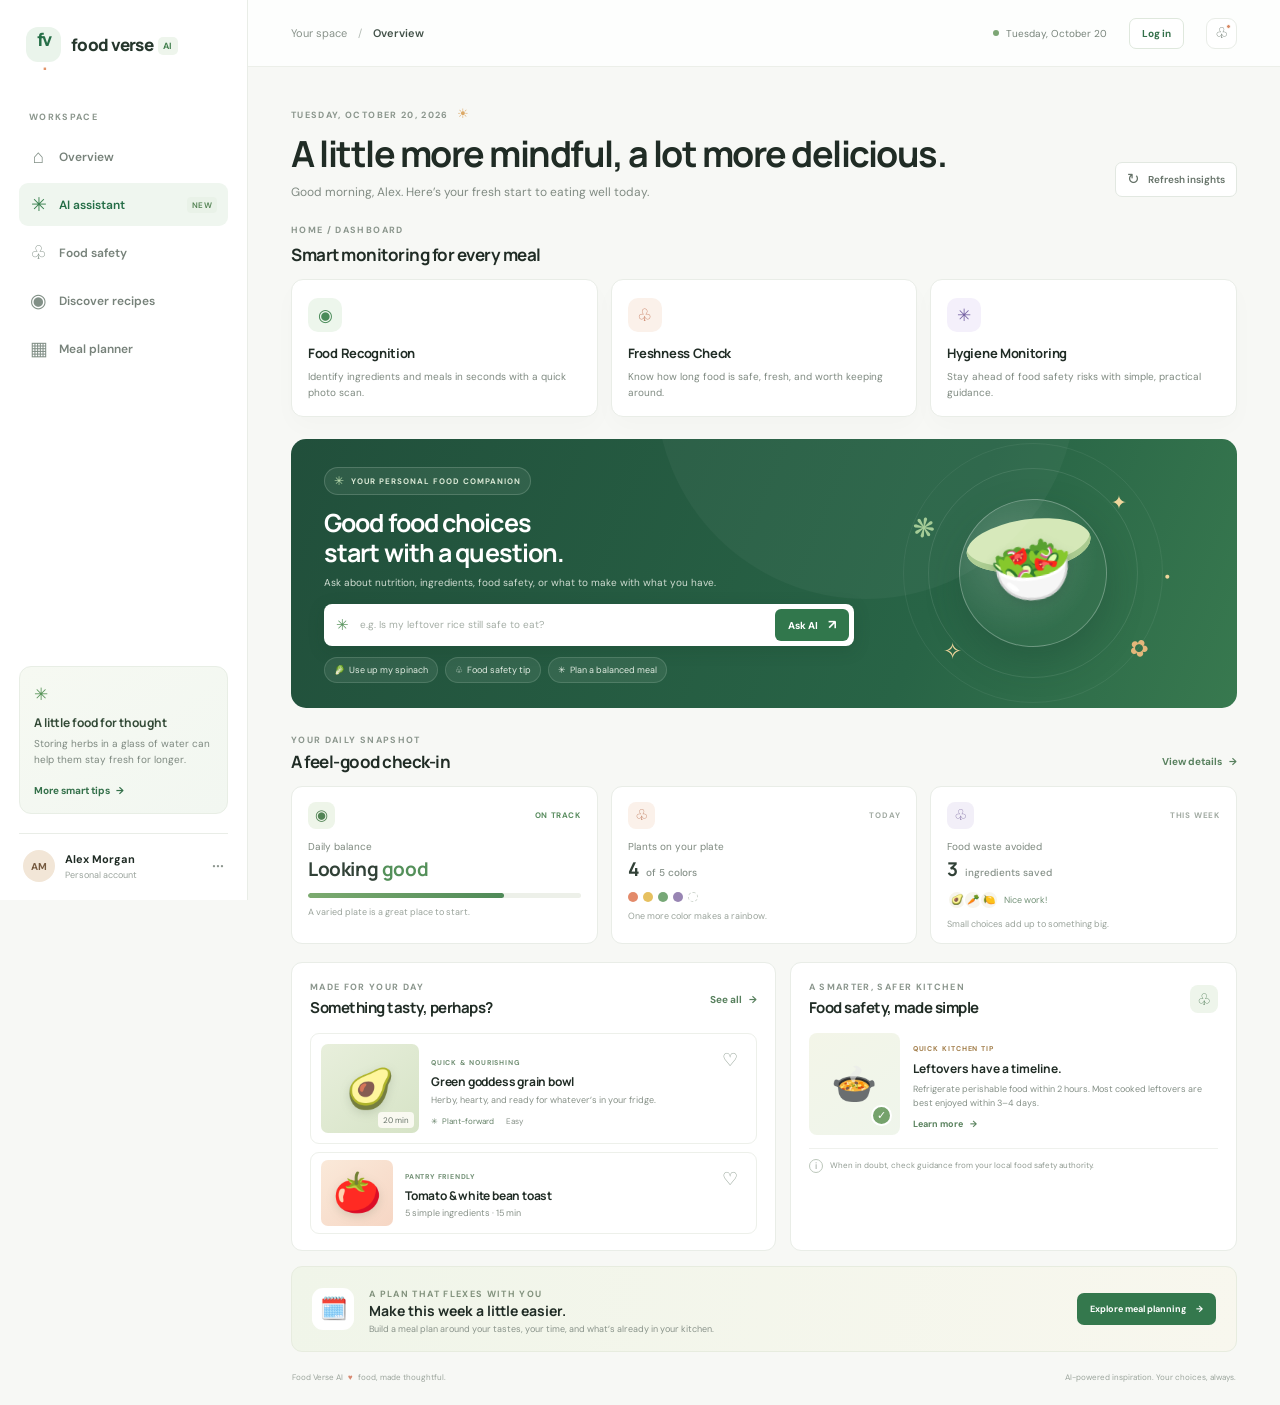
<file: index.html>
<!doctype html>
<html lang="en">
  <head>
    <meta charset="UTF-8" />
    <meta name="viewport" content="width=device-width, initial-scale=1.0" />
    <meta name="theme-color" content="#f7f8f4" />
    <meta name="description" content="Food Verse AI helps you make thoughtful choices about what you eat and how you handle food." />
    <title>Food Verse AI — Eat well, waste less</title>
    <link rel="preconnect" href="https://fonts.googleapis.com" />
    <link rel="preconnect" href="https://fonts.gstatic.com" crossorigin />
    <link href="https://fonts.googleapis.com/css2?family=DM+Sans:wght@400;500;600;700&family=Manrope:wght@400;500;600;700;800&display=swap" rel="stylesheet" />
    <link rel="stylesheet" href="styles.css" />
  </head>
  <body>
    <div class="app-shell">
      <aside class="sidebar" aria-label="Main navigation">
        <a class="brand" href="#home" aria-label="Food Verse AI home">
          <span class="brand-mark" aria-hidden="true">fv<span>.</span></span>
          <span class="brand-name">food verse<span>AI</span></span>
        </a>

        <div class="nav-label">WORKSPACE</div>
        <nav class="nav-list">
          <a class="nav-link active" href="#home"><span class="nav-icon">⌂</span>Overview</a>
          <a class="nav-link" href="#assistant"><span class="nav-icon">✳</span>AI assistant<span class="new-tag">NEW</span></a>
          <a class="nav-link" href="#safety"><span class="nav-icon">♧</span>Food safety</a>
          <a class="nav-link" href="#recipes"><span class="nav-icon">◉</span>Discover recipes</a>
          <a class="nav-link" href="#planner"><span class="nav-icon">▦</span>Meal planner</a>
        </nav>

        <div class="sidebar-bottom">
          <div class="tip-card">
            <span class="tip-spark">✳</span>
            <p class="tip-title">A little food for thought</p>
            <p class="tip-copy">Storing herbs in a glass of water can help them stay fresh for longer.</p>
            <a href="#safety">More smart tips <span>→</span></a>
          </div>
          <button class="profile-button" type="button" aria-label="Profile for Alex Morgan">
            <span class="avatar">AM</span>
            <span class="profile-details"><strong>Alex Morgan</strong><small>Personal account</small></span>
            <span class="profile-menu">···</span>
          </button>
        </div>
      </aside>

      <main class="main-content" id="home">
        <header class="topbar">
          <div class="breadcrumb">Your space <span>/</span> <strong>Overview</strong></div>
          <div class="topbar-actions">
            <span class="today-date"><span class="date-dot"></span> Tuesday, October 20</span>
            <a class="sign-in-link" href="login.html">Log in</a>
            <button class="icon-button notification-button" aria-label="Notifications" type="button"><span>♧</span><i></i></button>
          </div>
        </header>

        <div class="page-content">
          <section class="welcome-row">
            <div>
              <p class="eyebrow">TUESDAY, OCTOBER 20, 2026 <span class="sun-icon">☀</span></p>
              <h1>A little more mindful,<br class="mobile-break" /> a lot more delicious.</h1>
              <p class="welcome-copy">Good morning, Alex. Here’s your fresh start to eating well today.</p>
            </div>
            <button class="outline-button" type="button" id="refresh-insights"><span>↻</span> Refresh insights</button>
          </section>

          <section class="dashboard-panel" aria-label="Home dashboard">
            <div class="dashboard-header">
              <p class="eyebrow">HOME / DASHBOARD</p>
              <h2>Smart monitoring for every meal</h2>
            </div>
            <div class="dashboard-grid">
              <article class="dashboard-feature feature-green">
                <span class="feature-icon">◉</span>
                <h3>Food Recognition</h3>
                <p>Identify ingredients and meals in seconds with a quick photo scan.</p>
              </article>
              <article class="dashboard-feature feature-peach">
                <span class="feature-icon">♧</span>
                <h3>Freshness Check</h3>
                <p>Know how long food is safe, fresh, and worth keeping around.</p>
              </article>
              <article class="dashboard-feature feature-lilac">
                <span class="feature-icon">✳</span>
                <h3>Hygiene Monitoring</h3>
                <p>Stay ahead of food safety risks with simple, practical guidance.</p>
              </article>
            </div>
          </section>

          <section class="hero-card" id="assistant" aria-labelledby="assistant-title">
            <div class="hero-content">
              <div class="hero-badge"><span>✳</span> YOUR PERSONAL FOOD COMPANION</div>
              <h2 id="assistant-title">Good food choices<br />start with a question.</h2>
              <p>Ask about nutrition, ingredients, food safety, or what to make with what you have.</p>
              <form class="ask-form" id="ask-form">
                <label class="sr-only" for="question-input">Ask Food Verse AI a question</label>
                <span class="input-spark">✳</span>
                <input id="question-input" name="question" type="text" placeholder="e.g. Is my leftover rice still safe to eat?" autocomplete="off" />
                <button type="submit">Ask AI <span>↗</span></button>
              </form>
              <div class="suggestion-row" aria-label="Example questions">
                <button class="suggestion-chip" type="button" data-question="What can I make with spinach and chickpeas?">🥬 &nbsp;Use up my spinach</button>
                <button class="suggestion-chip" type="button" data-question="How do I safely store cooked rice?">♧ &nbsp;Food safety tip</button>
                <button class="suggestion-chip" type="button" data-question="Suggest a balanced vegetarian lunch">✳ &nbsp;Plan a balanced meal</button>
              </div>
            </div>
            <div class="hero-art" aria-hidden="true">
              <div class="art-orbit orbit-one"></div>
              <div class="art-orbit orbit-two"></div>
              <div class="art-leaf leaf-one">❋</div>
              <div class="art-leaf leaf-two">✿</div>
              <div class="bowl"><div class="bowl-food">🥗</div></div>
              <div class="art-spark spark-one">✦</div>
              <div class="art-spark spark-two">✧</div>
              <div class="art-spark spark-three">·</div>
            </div>
          </section>

          <section class="answer-card" id="answer-card" aria-live="polite" hidden>
            <div class="answer-icon">✳</div>
            <div><span class="answer-label">FOOD VERSE AI</span><p id="answer-text"></p><small>Friendly guidance, not a substitute for professional medical advice.</small></div>
            <button class="answer-close" type="button" aria-label="Dismiss answer">×</button>
          </section>

          <div class="section-heading">
            <div><p class="eyebrow">YOUR DAILY SNAPSHOT</p><h2>A feel-good check-in</h2></div>
            <button class="text-button" type="button" id="view-details">View details <span>→</span></button>
          </div>

          <section class="snapshot-grid" aria-label="Daily nutrition snapshot">
            <article class="snapshot-card nutrition-card">
              <div class="card-top"><span class="card-icon green-icon">◉</span><span class="trend">ON TRACK</span></div>
              <p class="metric-label">Daily balance</p>
              <div class="metric-value">Looking <span>good</span></div>
              <div class="balance-track"><span></span></div>
              <p class="card-footnote">A varied plate is a great place to start.</p>
            </article>
            <article class="snapshot-card">
              <div class="card-top"><span class="card-icon peach-icon">♧</span><span class="subtle-label">TODAY</span></div>
              <p class="metric-label">Plants on your plate</p>
              <div class="metric-value">4 <span class="metric-unit">of 5 colors</span></div>
              <div class="color-dots" aria-label="4 of 5 plant colors"><i class="dot-red"></i><i class="dot-yellow"></i><i class="dot-green"></i><i class="dot-purple"></i><i class="dot-empty"></i></div>
              <p class="card-footnote">One more color makes a rainbow.</p>
            </article>
            <article class="snapshot-card">
              <div class="card-top"><span class="card-icon lilac-icon">♧</span><span class="subtle-label">THIS WEEK</span></div>
              <p class="metric-label">Food waste avoided</p>
              <div class="metric-value">3 <span class="metric-unit">ingredients saved</span></div>
              <div class="saved-items"><span>🥑</span><span>🥕</span><span>🍋</span><em>Nice work!</em></div>
              <p class="card-footnote">Small choices add up to something big.</p>
            </article>
          </section>

          <div class="lower-grid">
            <section class="content-panel" id="recipes">
              <div class="panel-heading"><div><p class="eyebrow">MADE FOR YOUR DAY</p><h2>Something tasty, perhaps?</h2></div><a class="text-button" href="#planner">See all <span>→</span></a></div>
              <article class="recipe-card">
                <div class="recipe-image recipe-image-one"><span class="recipe-emoji">🥑</span><span class="recipe-time">20 min</span></div>
                <div class="recipe-info"><span class="recipe-category">QUICK &amp; NOURISHING</span><h3>Green goddess grain bowl</h3><p>Herby, hearty, and ready for whatever’s in your fridge.</p><div class="recipe-meta"><span>✳ &nbsp;Plant-forward</span><span>Easy</span></div></div>
                <button class="save-recipe" type="button" aria-label="Save Green goddess grain bowl" aria-pressed="false">♡</button>
              </article>
              <article class="recipe-card compact-recipe">
                <div class="recipe-image recipe-image-two"><span class="recipe-emoji">🍅</span></div>
                <div class="recipe-info"><span class="recipe-category">PANTRY FRIENDLY</span><h3>Tomato &amp; white bean toast</h3><p>5 simple ingredients · 15 min</p></div>
                <button class="save-recipe" type="button" aria-label="Save Tomato and white bean toast" aria-pressed="false">♡</button>
              </article>
            </section>

            <section class="content-panel side-panel" id="safety">
              <div class="panel-heading"><div><p class="eyebrow">A SMARTER, SAFER KITCHEN</p><h2>Food safety, made simple</h2></div><span class="safety-shield">♧</span></div>
              <div class="safety-feature">
                <div class="safety-illustration" aria-hidden="true"><span>🍲</span><i>✓</i></div>
                <div class="safety-copy"><span class="safety-tag">QUICK KITCHEN TIP</span><h3>Leftovers have a timeline.</h3><p>Refrigerate perishable food within 2 hours. Most cooked leftovers are best enjoyed within 3–4 days.</p><button class="learn-link" type="button" data-question="How should I store leftovers safely?">Learn more <span>→</span></button></div>
              </div>
              <div class="safety-footer"><span class="info-icon">i</span><span>When in doubt, check guidance from your local food safety authority.</span></div>
            </section>
          </div>

          <section class="planner-banner" id="planner">
            <div class="planner-art" aria-hidden="true">🗓️</div>
            <div><span class="eyebrow">A PLAN THAT FLEXES WITH YOU</span><h2>Make this week a little easier.</h2><p>Build a meal plan around your tastes, your time, and what’s already in your kitchen.</p></div>
            <button class="primary-button" id="plan-button" type="button">Explore meal planning <span>→</span></button>
          </section>
          <footer class="page-footer"><span>Food Verse AI <span class="footer-heart">♥</span> food, made thoughtful.</span><span>AI-powered inspiration. Your choices, always.</span></footer>
        </div>
      </main>
    </div>
    <div class="toast" id="toast" role="status" aria-live="polite"></div>
    <script src="app.js"></script>
  </body>
</html>
</file>
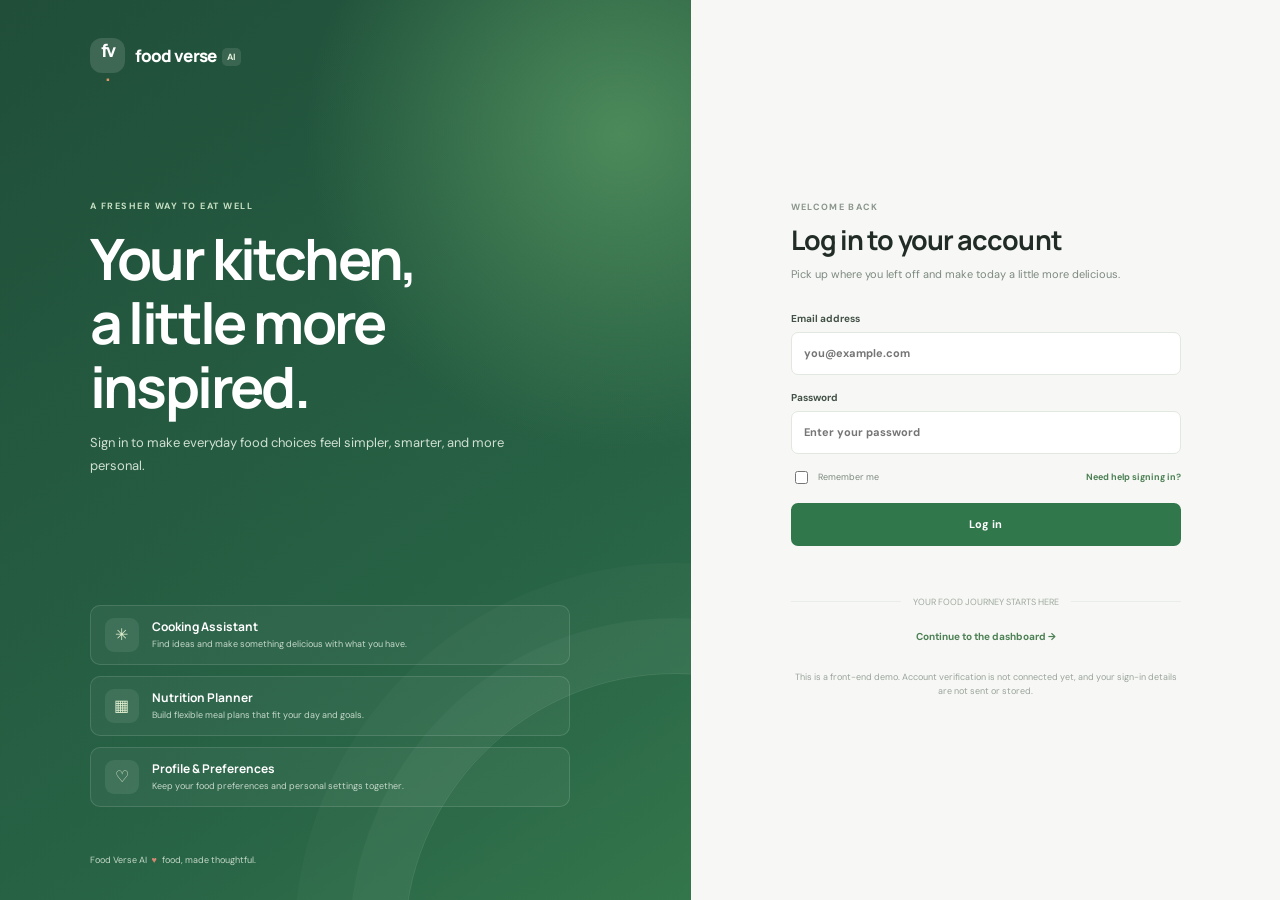
<file: login.html>
<!doctype html>
<html lang="en">
  <head>
    <meta charset="UTF-8" />
    <meta name="viewport" content="width=device-width, initial-scale=1.0" />
    <meta name="theme-color" content="#f7f8f4" />
    <meta name="description" content="Sign in to Food Verse AI for cooking ideas, nutrition planning, and your food preferences." />
    <title>Log in — Food Verse AI</title>
    <link rel="preconnect" href="https://fonts.googleapis.com" />
    <link rel="preconnect" href="https://fonts.gstatic.com" crossorigin />
    <link href="https://fonts.googleapis.com/css2?family=DM+Sans:wght@400;500;600;700&family=Manrope:wght@400;500;600;700;800&display=swap" rel="stylesheet" />
    <link rel="stylesheet" href="styles.css" />
  </head>
  <body>
    <main class="login-page">
      <section class="login-showcase" aria-label="Food Verse AI features">
        <a class="login-brand" href="index.html" aria-label="Food Verse AI home">
          <span class="brand-mark" aria-hidden="true">fv<span>.</span></span>
          <span class="brand-name">food verse<span>AI</span></span>
        </a>

        <div class="login-intro">
          <p class="login-eyebrow">A FRESHER WAY TO EAT WELL</p>
          <h1>Your kitchen,<br />a little more inspired.</h1>
          <p>Sign in to make everyday food choices feel simpler, smarter, and more personal.</p>
        </div>

        <div class="login-features">
          <article class="login-feature">
            <span class="login-feature-icon" aria-hidden="true">✳</span>
            <div><h2>Cooking Assistant</h2><p>Find ideas and make something delicious with what you have.</p></div>
          </article>
          <article class="login-feature">
            <span class="login-feature-icon" aria-hidden="true">▦</span>
            <div><h2>Nutrition Planner</h2><p>Build flexible meal plans that fit your day and goals.</p></div>
          </article>
          <article class="login-feature">
            <span class="login-feature-icon" aria-hidden="true">♡</span>
            <div><h2>Profile &amp; Preferences</h2><p>Keep your food preferences and personal settings together.</p></div>
          </article>
        </div>

        <footer>Food Verse AI <span class="footer-heart">♥</span> food, made thoughtful.</footer>
      </section>

      <section class="login-form-side" aria-labelledby="login-title">
        <div class="login-form-wrap">
          <a class="login-brand login-mobile-brand" href="index.html" aria-label="Food Verse AI home">
            <span class="brand-mark" aria-hidden="true">fv<span>.</span></span>
            <span class="brand-name">food verse<span>AI</span></span>
          </a>
          <p class="eyebrow">WELCOME BACK</p>
          <h2 id="login-title">Log in to your account</h2>
          <p class="login-subtitle">Pick up where you left off and make today a little more delicious.</p>
          <form class="login-form" id="login-form">
            <label class="login-field" for="login-email">
              Email address
              <input id="login-email" name="email" type="email" autocomplete="email" placeholder="you@example.com" required />
            </label>
            <label class="login-field" for="login-password">
              Password
              <input id="login-password" name="password" type="password" autocomplete="current-password" placeholder="Enter your password" required />
            </label>
            <div class="login-options">
              <label class="remember-option"><input type="checkbox" name="remember" /> Remember me</label>
              <span class="login-help">Need help signing in?</span>
            </div>
            <button class="login-submit" type="submit">Log in</button>
            <p class="login-notice" id="login-notice" role="status" aria-live="polite"></p>
          </form>
          <div class="login-divider">YOUR FOOD JOURNEY STARTS HERE</div>
          <a class="dashboard-return" href="index.html">Continue to the dashboard <span aria-hidden="true">→</span></a>
          <p class="login-disclaimer">This is a front-end demo. Account verification is not connected yet, and your sign-in details are not sent or stored.</p>
        </div>
      </section>
    </main>
    <script src="login.js"></script>
  </body>
</html>
</file>
<file: styles.css>
:root {
  color-scheme: light;
  --ink: #202c25;
  --muted: #7c887f;
  --green: #247a50;
  --green-dark: #164f39;
  --line: #e9ede7;
  --canvas: #f7f8f5;
  --white: #fff;
  font-family: "DM Sans", sans-serif;
  font-synthesis: none;
}

* { box-sizing: border-box; }
html { scroll-behavior: smooth; scroll-padding-top: 22px; }
body { margin: 0; background: var(--canvas); color: var(--ink); font-size: 14px; }
button, input { font: inherit; }
button, a { -webkit-tap-highlight-color: transparent; }
a { color: inherit; text-decoration: none; }
button { color: inherit; }
.app-shell { min-height: 100vh; }
.sidebar { width: 248px; position: fixed; inset: 0 auto 0 0; background: #fff; border-right: 1px solid var(--line); padding: 27px 19px 18px; display: flex; flex-direction: column; z-index: 5; }
.brand { display: flex; align-items: center; gap: 10px; padding: 0 7px; margin-bottom: 49px; }
.brand-mark { width: 35px; height: 35px; border-radius: 12px; display: grid; place-items: center; background: #eaf4eb; color: #276f48; font: 800 18px "Manrope", sans-serif; letter-spacing: -2px; }
.brand-mark span { color: #e2956a; }
.brand-name { color: #26372d; font: 800 17px "Manrope", sans-serif; letter-spacing: -.7px; }
.brand-name span { margin-left: 5px; padding: 3px 5px; border-radius: 5px; background: #eef5ec; color: #43804e; font: 700 9px "DM Sans", sans-serif; letter-spacing: .4px; vertical-align: 2px; }
.nav-label, .eyebrow { font-size: 9px; letter-spacing: 1.35px; color: #8b968d; font-weight: 700; }
.nav-label { padding: 0 10px; margin-bottom: 12px; }
.nav-list { display: grid; gap: 5px; }
.nav-link { min-height: 43px; display: flex; align-items: center; gap: 12px; padding: 0 11px; border-radius: 9px; color: #77827a; font-size: 12px; font-weight: 600; transition: background .2s, color .2s; }
.nav-link:hover, .nav-link.active { color: #246d46; background: #eff6ef; }
.nav-icon { width: 17px; font-size: 19px; text-align: center; line-height: 1; color: #829087; }
.active .nav-icon { color: #39804f; }
.new-tag { margin-left: auto; color: #548354; background: #e9f2e8; border-radius: 4px; font-size: 8px; padding: 3px 5px; letter-spacing: .5px; }
.sidebar-bottom { margin-top: auto; }
.tip-card { padding: 16px 14px 15px; border: 1px solid #e8eee5; border-radius: 12px; background: linear-gradient(145deg, #f6f9f2, #f2f7f1); margin-bottom: 19px; }
.tip-spark { color: #579358; font-size: 17px; }
.tip-title { color: #334a37; font: 700 12px "Manrope", sans-serif; margin: 9px 0 5px; }
.tip-copy { color: #7e8980; font-size: 10px; line-height: 1.6; margin: 0 0 12px; }
.tip-card a { font-size: 10px; font-weight: 700; color: #34704a; }
.tip-card a span { padding-left: 4px; }
.profile-button { width: 100%; border: 0; border-top: 1px solid var(--line); padding: 16px 4px 0; display: flex; align-items: center; gap: 10px; background: none; text-align: left; cursor: pointer; }
.avatar { width: 32px; height: 32px; display: grid; place-items: center; flex: 0 0 auto; border-radius: 50%; color: #765b41; background: #f2e6d7; font-size: 10px; font-weight: 700; }
.profile-details { display: grid; gap: 3px; }
.profile-details strong { font-size: 11px; }
.profile-details small { color: #9aa39c; font-size: 9px; }
.profile-menu { margin-left: auto; color: #8b958d; font-size: 20px; }
.main-content { margin-left: 248px; min-height: 100vh; }
.topbar { height: 67px; padding: 0 43px; display: flex; align-items: center; justify-content: space-between; border-bottom: 1px solid #ecefe9; background: rgba(255,255,255,.83); }
.breadcrumb { color: #89938b; font-size: 11px; }
.breadcrumb span { padding: 0 8px; color: #b4bcb5; }
.breadcrumb strong { color: #425148; font-weight: 600; }
.topbar-actions { display: flex; align-items: center; gap: 22px; }
.sign-in-link { padding: 8px 12px; border: 1px solid #dfe8dd; border-radius: 7px; background: #fff; color: #34704a; font-size: 10px; font-weight: 700; transition: background .2s, border-color .2s; }
.sign-in-link:hover { background: #eff6ef; border-color: #cbdcc9; }
.today-date { display: flex; align-items: center; gap: 7px; color: #78847b; font-size: 10px; }
.date-dot { width: 6px; height: 6px; border-radius: 50%; background: #7da675; }
.icon-button { position: relative; border: 1px solid var(--line); background: #fff; width: 31px; height: 31px; border-radius: 9px; color: #65746a; cursor: pointer; font-size: 15px; }
.notification-button i { position: absolute; right: 5px; top: 5px; width: 5px; height: 5px; border-radius: 50%; background: #d88963; border: 1px solid #fff; }
.page-content { max-width: 1270px; margin: 0 auto; padding: 38px 43px 23px; }
.welcome-row { display: flex; align-items: flex-end; justify-content: space-between; gap: 20px; margin-bottom: 24px; }
.welcome-row .eyebrow { margin: 0 0 10px; }
.sun-icon { margin-left: 5px; color: #dca967; font-size: 13px; }
h1, h2, h3, p { margin-top: 0; }
h1, h2, h3 { font-family: "Manrope", sans-serif; }
h1 { font-size: clamp(28px, 3vw, 36px); line-height: 1.22; letter-spacing: -1.5px; margin-bottom: 8px; font-weight: 700; }
.mobile-break { display: none; }
.welcome-copy { color: #818b83; font-size: 12px; margin: 0; }
.outline-button { height: 35px; border: 1px solid #e2e8e1; border-radius: 7px; padding: 0 11px; background: white; color: #657268; font-size: 10px; font-weight: 600; cursor: pointer; margin-bottom: 3px; }
.outline-button span { font-size: 15px; margin-right: 6px; vertical-align: -1px; }
.hero-card { min-height: 268px; position: relative; overflow: hidden; border-radius: 15px; padding: 28px 33px 25px; color: #fff; background: linear-gradient(112deg, #214f3b, #286446 67%, #38794f); }
.hero-card::after { content: ""; position: absolute; width: 420px; height: 420px; border-radius: 50%; right: 17%; top: -260px; background: rgba(255,255,255,.035); }
.hero-content { max-width: 610px; position: relative; z-index: 1; }
.hero-badge { display: inline-flex; align-items: center; gap: 6px; border: 1px solid rgba(240,255,239,.17); background: rgba(240,255,239,.07); border-radius: 20px; padding: 5px 9px; color: #d9e8d5; font-size: 8px; letter-spacing: 1px; font-weight: 700; }
.hero-badge span { font-size: 12px; color: #badcae; }
.hero-card h2 { margin: 13px 0 7px; font-size: 25px; letter-spacing: -.9px; line-height: 1.22; color: #fff; }
.hero-card p { color: #d0ddd2; font-size: 10px; margin: 0 0 15px; }
.ask-form { height: 42px; max-width: 530px; padding: 4px 5px 4px 12px; display: flex; align-items: center; gap: 9px; border-radius: 8px; background: white; box-shadow: 0 4px 16px #173e2a38; }
.input-spark { font-size: 15px; color: #5b9560; }
.ask-form input { min-width: 0; flex: 1; border: 0; outline: 0; color: #334238; font-size: 10px; }
.ask-form input::placeholder { color: #a4ada5; }
.ask-form button { border: 0; border-radius: 6px; height: 32px; padding: 0 13px; background: #31774c; color: #fff; font-size: 10px; font-weight: 700; cursor: pointer; transition: background .2s; }
.ask-form button:hover, .primary-button:hover { background: #1d5b3c; }
.ask-form button span { margin-left: 8px; font-size: 13px; }
.suggestion-row { display: flex; gap: 7px; margin-top: 11px; flex-wrap: wrap; }
.suggestion-chip { color: #e0ebe1; background: rgba(239,255,238,.08); border: 1px solid rgba(239,255,238,.14); border-radius: 20px; padding: 6px 9px; font-size: 9px; cursor: pointer; transition: background .2s; }
.suggestion-chip:hover { background: rgba(255,255,255,.18); }
.hero-art { position: absolute; right: 7%; top: 12px; width: 275px; height: 245px; display: grid; place-items: center; }
.bowl { width: 148px; height: 148px; position: relative; display: grid; place-items: center; border: 1px solid #ffffff47; border-radius: 50%; background: radial-gradient(circle at 38% 35%, #ffffff30, #ffffff05 65%); box-shadow: 0 15px 35px #173b2e42; transform: rotate(-8deg); }
.bowl::before { content: ""; position: absolute; width: 125px; height: 52px; left: 10px; top: 19px; border-radius: 50%; background: #d5e8b8; box-shadow: inset 0 -6px 0 #aacb90; }
.bowl-food { z-index: 1; font-size: 67px; transform: translateY(-3px); filter: drop-shadow(0 4px 5px #2b473b40); }
.art-orbit { position: absolute; width: 210px; height: 210px; border: 1px solid #ffffff19; border-radius: 50%; }
.orbit-two { width: 260px; height: 260px; border-color: #ffffff10; }
.art-leaf { position: absolute; color: #a2ca93; font-size: 27px; }
.leaf-one { left: 17px; top: 59px; transform: rotate(-34deg); }
.leaf-two { right: 23px; bottom: 33px; color: #e4b77b; font-size: 23px; transform: rotate(25deg); }
.art-spark { position: absolute; color: #f0d69c; font-size: 19px; }
.spark-one { right: 44px; top: 39px; }
.spark-two { left: 47px; bottom: 30px; font-size: 23px; }
.spark-three { top: 102px; right: 0; font-size: 35px; }
.answer-card { display: flex; align-items: flex-start; gap: 12px; margin-top: 13px; padding: 15px 17px; border: 1px solid #dce9da; background: #f2f8f0; border-radius: 10px; }
.answer-card[hidden] { display: none; }
.answer-icon { width: 27px; height: 27px; flex: 0 0 auto; display: grid; place-items: center; border-radius: 8px; background: #e2efdf; color: #428051; }
.answer-label { display: block; color: #4d8055; font-size: 8px; letter-spacing: 1px; font-weight: 700; margin: 1px 0 5px; }
.answer-card p { color: #46594a; font-size: 11px; line-height: 1.65; margin: 0 0 5px; }
.answer-card small { color: #8a988b; font-size: 9px; }
.answer-close { border: 0; background: none; margin-left: auto; color: #849487; font-size: 18px; cursor: pointer; }
.dashboard-panel { margin-bottom: 22px; }
.dashboard-header { margin: 0 0 13px; }
.dashboard-header .eyebrow { margin: 0 0 7px; }
.dashboard-header h2 { margin: 0; font-size: 17px; letter-spacing: -.5px; }
.dashboard-grid { display: grid; grid-template-columns: repeat(3, minmax(0, 1fr)); gap: 13px; }
.dashboard-feature { padding: 18px 16px 15px; border: 1px solid #e9ede7; border-radius: 12px; background: #fff; box-shadow: 0 10px 25px rgba(38, 70, 51, 0.02); }
.feature-icon { width: 34px; height: 34px; display: grid; place-items: center; border-radius: 10px; font-size: 17px; font-weight: 700; margin-bottom: 12px; }
.feature-green .feature-icon { color: #4a8b59; background: #edf6ec; }
.feature-peach .feature-icon { color: #c77c5f; background: #fbf1ea; }
.feature-lilac .feature-icon { color: #7764a3; background: #f4f0fb; }
.dashboard-feature h3 { margin: 0 0 7px; font-size: 13px; letter-spacing: -.3px; }
.dashboard-feature p { margin: 0; color: #7f8a81; font-size: 10px; line-height: 1.6; }
.section-heading { display: flex; align-items: flex-end; justify-content: space-between; margin: 26px 0 13px; }
.section-heading .eyebrow, .panel-heading .eyebrow { margin: 0 0 4px; }
.section-heading h2, .panel-heading h2 { font-size: 17px; letter-spacing: -.5px; margin: 0; }
.text-button { border: 0; background: none; color: #58805e; font-size: 10px; font-weight: 700; cursor: pointer; padding: 5px 0; }
.text-button span { margin-left: 5px; }
.snapshot-grid { display: grid; grid-template-columns: repeat(3, minmax(0, 1fr)); gap: 13px; }
.snapshot-card { min-height: 156px; padding: 15px 16px 13px; border: 1px solid #e9ede7; border-radius: 11px; background: #fff; }
.card-top { display: flex; align-items: center; justify-content: space-between; }
.card-icon { display: grid; place-items: center; width: 27px; height: 27px; border-radius: 8px; font-size: 15px; }
.green-icon { color: #528455; background: #eef5e9; }
.peach-icon { color: #bd795b; background: #fbf1ea; }
.lilac-icon { color: #8271a4; background: #f2eff8; }
.trend { color: #5a8d60; font-size: 8px; font-weight: 700; letter-spacing: .6px; }
.subtle-label { color: #a1aaa2; font-size: 8px; letter-spacing: .8px; font-weight: 700; }
.metric-label { color: #7d887e; font-size: 10px; margin: 11px 0 3px; }
.metric-value { color: #314137; font: 700 19px "Manrope", sans-serif; letter-spacing: -.4px; }
.metric-value > span:first-child:not(.metric-unit) { color: #54905a; }
.metric-unit { color: #859088; font: 500 10px "DM Sans", sans-serif; letter-spacing: 0; margin-left: 3px; }
.balance-track { height: 5px; margin-top: 11px; border-radius: 8px; background: #edf0e9; overflow: hidden; }
.balance-track span { display: block; width: 72%; height: 100%; border-radius: inherit; background: linear-gradient(90deg, #7cab70, #4f8a58); }
.card-footnote { color: #9aa39b; font-size: 9px; margin: 8px 0 0; }
.color-dots { display: flex; gap: 5px; margin-top: 10px; }
.color-dots i { width: 10px; height: 10px; border-radius: 50%; }
.dot-red { background: #e38a6a; }.dot-yellow { background: #e6c05f; }.dot-green { background: #77a877; }.dot-purple { background: #9885b3; }.dot-empty { border: 1px dashed #cdd4cc; }
.saved-items { display: flex; align-items: center; margin-top: 8px; }
.saved-items span { width: 20px; height: 20px; margin-right: -4px; display: grid; place-items: center; border: 2px solid #fff; border-radius: 50%; background: #f7f5ed; font-size: 10px; }
.saved-items em { margin-left: 9px; color: #739278; font-size: 9px; font-style: normal; }
.lower-grid { display: grid; grid-template-columns: 1.04fr .96fr; gap: 14px; margin-top: 18px; }
.content-panel { position: relative; padding: 18px 18px 16px; background: white; border: 1px solid #e9ede7; border-radius: 11px; min-width: 0; }
.panel-heading { display: flex; align-items: center; justify-content: space-between; margin-bottom: 15px; }
.panel-heading h2 { font-size: 15px; }
.recipe-card { position: relative; display: flex; gap: 12px; padding: 10px; border: 1px solid #edf0ea; border-radius: 9px; }
.recipe-image { width: 98px; height: 89px; position: relative; display: grid; place-items: center; flex: 0 0 auto; border-radius: 7px; overflow: hidden; }
.recipe-image-one { background: linear-gradient(140deg, #e8efdc, #d6e3c6); }
.recipe-image-two { width: 72px; height: 66px; background: linear-gradient(140deg, #fae9d9, #f6d6c4); }
.recipe-emoji { font-size: 39px; filter: drop-shadow(0 3px 5px #51604730); }
.recipe-time { position: absolute; bottom: 5px; right: 5px; padding: 3px 5px; border-radius: 4px; background: #fffdf8da; color: #68746a; font-size: 8px; }
.recipe-info { min-width: 0; align-self: center; padding-right: 15px; }
.recipe-category { color: #729075; font-size: 7px; font-weight: 700; letter-spacing: .8px; }
.recipe-info h3 { margin: 4px 0; font-size: 12px; letter-spacing: -.2px; }
.recipe-info p { margin: 0; color: #879188; font-size: 9px; line-height: 1.5; }
.recipe-meta { display: flex; gap: 12px; color: #879188; font-size: 8px; margin-top: 8px; }
.recipe-meta span:first-child { color: #648167; }
.save-recipe { position: absolute; top: 13px; right: 12px; border: 0; background: none; color: #8c9b8f; font-size: 18px; cursor: pointer; }
.save-recipe[aria-pressed="true"] { color: #d2766b; }
.compact-recipe { margin-top: 8px; padding: 7px 10px; align-items: center; }
.compact-recipe .recipe-info h3 { margin-bottom: 3px; }
.safety-shield { width: 28px; height: 28px; display: grid; place-items: center; border-radius: 8px; color: #56815d; background: #eef5eb; font-size: 16px; }
.safety-feature { display: flex; align-items: center; gap: 13px; }
.safety-illustration { position: relative; width: 91px; height: 102px; flex: 0 0 auto; display: grid; place-items: center; border-radius: 8px; background: linear-gradient(145deg, #f3f5e8, #eff5eb); font-size: 37px; }
.safety-illustration i { width: 21px; height: 21px; position: absolute; right: 8px; bottom: 9px; display: grid; place-items: center; border-radius: 50%; background: #75a26c; color: white; font-size: 11px; font-style: normal; border: 2px solid #fff; }
.safety-copy { align-self: center; }
.safety-tag { color: #a37f4c; font-size: 7px; letter-spacing: .9px; font-weight: 700; }
.safety-copy h3 { font-size: 12px; margin: 5px 0; }
.safety-copy p { color: #859087; font-size: 9px; line-height: 1.6; margin: 0; }
.learn-link { border: 0; background: none; padding: 7px 0 0; color: #5b835f; font-size: 9px; font-weight: 700; cursor: pointer; }
.learn-link span { margin-left: 5px; }
.safety-footer { display: flex; align-items: center; gap: 7px; border-top: 1px solid #eff1ed; margin-top: 13px; padding-top: 10px; color: #919b92; font-size: 8px; line-height: 1.4; }
.info-icon { flex: 0 0 auto; width: 14px; height: 14px; display: grid; place-items: center; border: 1px solid #bcc7bb; border-radius: 50%; font-size: 9px; }
.planner-banner { display: flex; align-items: center; gap: 15px; padding: 16px 20px; margin-top: 15px; border: 1px solid #e7ecdf; border-radius: 11px; background: linear-gradient(100deg, #f0f5e9, #f8f7ee); }
.planner-art { width: 42px; height: 42px; display: grid; place-items: center; border-radius: 11px; background: #fff; font-size: 22px; }
.planner-banner .eyebrow { margin: 0 0 3px; color: #82927d; }
.planner-banner h2 { font-size: 14px; margin: 0 0 3px; }
.planner-banner p { color: #89938a; font-size: 9px; margin: 0; }
.primary-button { margin-left: auto; flex: 0 0 auto; border: 0; border-radius: 7px; padding: 10px 13px; background: #34784d; color: #fff; font-size: 9px; font-weight: 700; cursor: pointer; transition: background .2s; }
.primary-button span { margin-left: 8px; }
.page-footer { display: flex; justify-content: space-between; gap: 12px; padding: 20px 1px 0; color: #9ba49c; font-size: 8px; }
.footer-heart { color: #d78870; padding: 0 3px; }
.toast { position: fixed; z-index: 10; right: 24px; bottom: 22px; padding: 11px 15px; border-radius: 9px; color: white; background: #284f3a; box-shadow: 0 8px 25px #1b32262b; font-size: 11px; opacity: 0; transform: translateY(9px); pointer-events: none; transition: opacity .2s, transform .2s; }
.toast.show { opacity: 1; transform: translateY(0); }
.sr-only { position: absolute; width: 1px; height: 1px; padding: 0; margin: -1px; overflow: hidden; clip: rect(0,0,0,0); white-space: nowrap; border: 0; }

.login-page { min-height: 100vh; display: grid; grid-template-columns: minmax(0, 1.08fr) minmax(390px, .92fr); background: #f7f8f5; }
.login-showcase { position: relative; overflow: hidden; display: flex; flex-direction: column; justify-content: space-between; padding: 38px clamp(30px, 7vw, 96px) 34px; color: #fff; background: radial-gradient(circle at 90% 15%, #4c8a5a 0, transparent 32%), linear-gradient(145deg, #204e39, #286446 72%, #34764b); }
.login-showcase::after { position: absolute; content: ""; width: 540px; height: 540px; right: -255px; bottom: -315px; border: 1px solid #ffffff1c; border-radius: 50%; box-shadow: 0 0 0 55px #ffffff08, 0 0 0 110px #ffffff06; }
.login-brand { position: relative; z-index: 1; display: inline-flex; align-items: center; gap: 10px; width: fit-content; }
.login-brand .brand-mark { background: #ffffff21; color: #fff; }
.login-brand .brand-name { color: #fff; }
.login-brand .brand-name span { color: #e3f0dc; background: #ffffff1c; }
.login-intro { position: relative; z-index: 1; max-width: 520px; margin: 80px 0; }
.login-eyebrow { margin: 0 0 15px; color: #c6dfc3; font-size: 9px; font-weight: 700; letter-spacing: 1.5px; }
.login-intro h1 { max-width: 480px; margin-bottom: 14px; font-size: clamp(36px, 4.5vw, 57px); line-height: 1.12; letter-spacing: -2.6px; }
.login-intro > p:last-child { max-width: 430px; margin: 0; color: #d1e0d3; font-size: 13px; line-height: 1.75; }
.login-features { position: relative; z-index: 1; display: grid; gap: 11px; max-width: 480px; }
.login-feature { display: flex; align-items: center; gap: 13px; padding: 12px 14px; border: 1px solid #ffffff20; border-radius: 10px; background: #ffffff0b; }
.login-feature-icon { width: 34px; height: 34px; flex: 0 0 auto; display: grid; place-items: center; border-radius: 9px; color: #e1efcf; background: #ffffff14; font-size: 16px; }
.login-feature h2 { margin: 0 0 3px; color: #fff; font-size: 12px; }
.login-feature p { margin: 0; color: #c6d8c9; font-size: 9px; line-height: 1.5; }
.login-showcase footer { position: relative; z-index: 1; color: #c4d8c8; font-size: 9px; }
.login-form-side { display: grid; place-items: center; padding: 35px 26px; }
.login-form-wrap { width: min(100%, 390px); }
.login-mobile-brand { display: none; }
.login-form-wrap .eyebrow { margin: 0 0 8px; }
.login-form-wrap h2 { margin: 0 0 8px; font-size: 27px; letter-spacing: -.9px; }
.login-subtitle { margin: 0 0 28px; color: #7e8981; font-size: 11px; line-height: 1.6; }
.login-form { display: grid; gap: 16px; }
.login-field { display: grid; gap: 7px; color: #435148; font-size: 10px; font-weight: 700; }
.login-field input { width: 100%; height: 43px; padding: 0 12px; border: 1px solid #e1e8df; border-radius: 7px; outline: none; background: #fff; color: #334238; font-size: 11px; }
.login-field input:focus { border-color: #77a77a; box-shadow: 0 0 0 3px #eaf3e8; }
.login-options { display: flex; align-items: center; justify-content: space-between; gap: 12px; margin-top: -2px; }
.remember-option { display: inline-flex; align-items: center; gap: 7px; color: #7c887f; font-size: 9px; }
.remember-option input { accent-color: #34784d; }
.login-help { color: #4d8055; font-size: 9px; font-weight: 700; }
.login-submit { height: 43px; border: 0; border-radius: 7px; background: #31774c; color: #fff; font-size: 11px; font-weight: 700; cursor: pointer; transition: background .2s; }
.login-submit:hover { background: #1d5b3c; }
.login-notice { min-height: 16px; margin: -4px 0 0; color: #9a694b; font-size: 9px; line-height: 1.5; }
.login-divider { display: flex; align-items: center; gap: 12px; margin: 22px 0; color: #a0aaa1; font-size: 9px; }
.login-divider::before, .login-divider::after { height: 1px; flex: 1; content: ""; background: #e9ede7; }
.dashboard-return { display: block; text-align: center; color: #4d8055; font-size: 10px; font-weight: 700; }
.login-disclaimer { margin: 27px 0 0; color: #9aa39c; font-size: 9px; line-height: 1.6; text-align: center; }

@media (min-width: 1500px) { .page-content { padding-top: 47px; } }
@media (max-width: 1080px) {
  .sidebar { width: 215px; }
  .main-content { margin-left: 215px; }
  .topbar { padding: 0 30px; }
  .page-content { padding: 31px 30px 22px; }
  .hero-art { right: 2%; transform: scale(.87); }
  .hero-content { max-width: 570px; }
  .dashboard-grid { grid-template-columns: 1fr; }
  .lower-grid { grid-template-columns: 1fr; }
}
@media (max-width: 760px) {
  .login-page { grid-template-columns: 1fr; }
  .login-showcase { display: none; }
  .login-form-side { min-height: 100vh; padding: 28px 22px; }
  .login-mobile-brand { display: inline-flex; margin-bottom: 42px; }
  .login-mobile-brand .brand-name { color: #26372d; }
  .sidebar { width: auto; height: 61px; inset: auto 0 0; padding: 0 10px; border-right: 0; border-top: 1px solid var(--line); flex-direction: row; align-items: center; justify-content: center; }
  .brand, .nav-label, .sidebar-bottom { display: none; }
  .nav-list { width: 100%; display: flex; justify-content: space-around; gap: 0; }
  .nav-link { min-height: 48px; padding: 4px 6px; flex-direction: column; justify-content: center; gap: 2px; font-size: 8px; }
  .nav-icon { font-size: 17px; }
  .new-tag { display: none; }
  .main-content { margin-left: 0; padding-bottom: 61px; }
  .topbar { height: 55px; padding: 0 18px; }
  .today-date { font-size: 9px; }
  .page-content { padding: 25px 18px 17px; }
  .welcome-row { align-items: flex-start; }
  .welcome-row .outline-button { font-size: 0; width: 33px; padding: 0; flex: 0 0 auto; }
  .outline-button span { font-size: 16px; margin: 0; }
  .welcome-copy { font-size: 11px; }
  .hero-card { padding: 23px 20px 20px; min-height: 270px; }
  .hero-content { max-width: 100%; }
  .hero-art { right: -24px; top: 32px; opacity: .17; transform: scale(.8); }
  .hero-card h2 { font-size: 24px; }
  .hero-card p { max-width: 340px; line-height: 1.55; }
  .ask-form { position: relative; z-index: 2; }
  .snapshot-grid { grid-template-columns: 1fr; gap: 8px; }
  .snapshot-card { min-height: 137px; }
  .lower-grid { gap: 10px; margin-top: 12px; }
  .content-panel { padding: 15px 13px; }
  .planner-banner { align-items: flex-start; flex-wrap: wrap; }
  .planner-banner > div:nth-child(2) { flex: 1; min-width: 190px; }
  .planner-banner .primary-button { margin-left: 57px; }
  .page-footer { padding-bottom: 4px; flex-direction: column; gap: 5px; }
}
@media (max-width: 420px) {
  .page-content { padding-right: 13px; padding-left: 13px; }
  .topbar { padding: 0 13px; }
  .topbar-actions { gap: 11px; }
  .today-date { font-size: 8px; }
  .topbar-actions { gap: 8px; }
  .sign-in-link { padding: 7px 9px; font-size: 9px; }
  h1 { font-size: 27px; }
  .mobile-break { display: block; }
  .suggestion-row { gap: 5px; }
  .suggestion-chip { padding: 6px 7px; font-size: 8px; }
  .hero-card { padding-left: 15px; padding-right: 15px; }
  .ask-form { gap: 6px; padding-left: 8px; }
  .ask-form input { font-size: 9px; }
  .ask-form button { padding: 0 9px; font-size: 9px; }
  .recipe-image { width: 78px; }
  .recipe-info h3 { font-size: 11px; }
  .safety-illustration { width: 75px; }
}
@media (prefers-reduced-motion: reduce) {
  *, *::before, *::after { scroll-behavior: auto !important; transition-duration: .01ms !important; animation-duration: .01ms !important; animation-iteration-count: 1 !important; }
}
</file>
